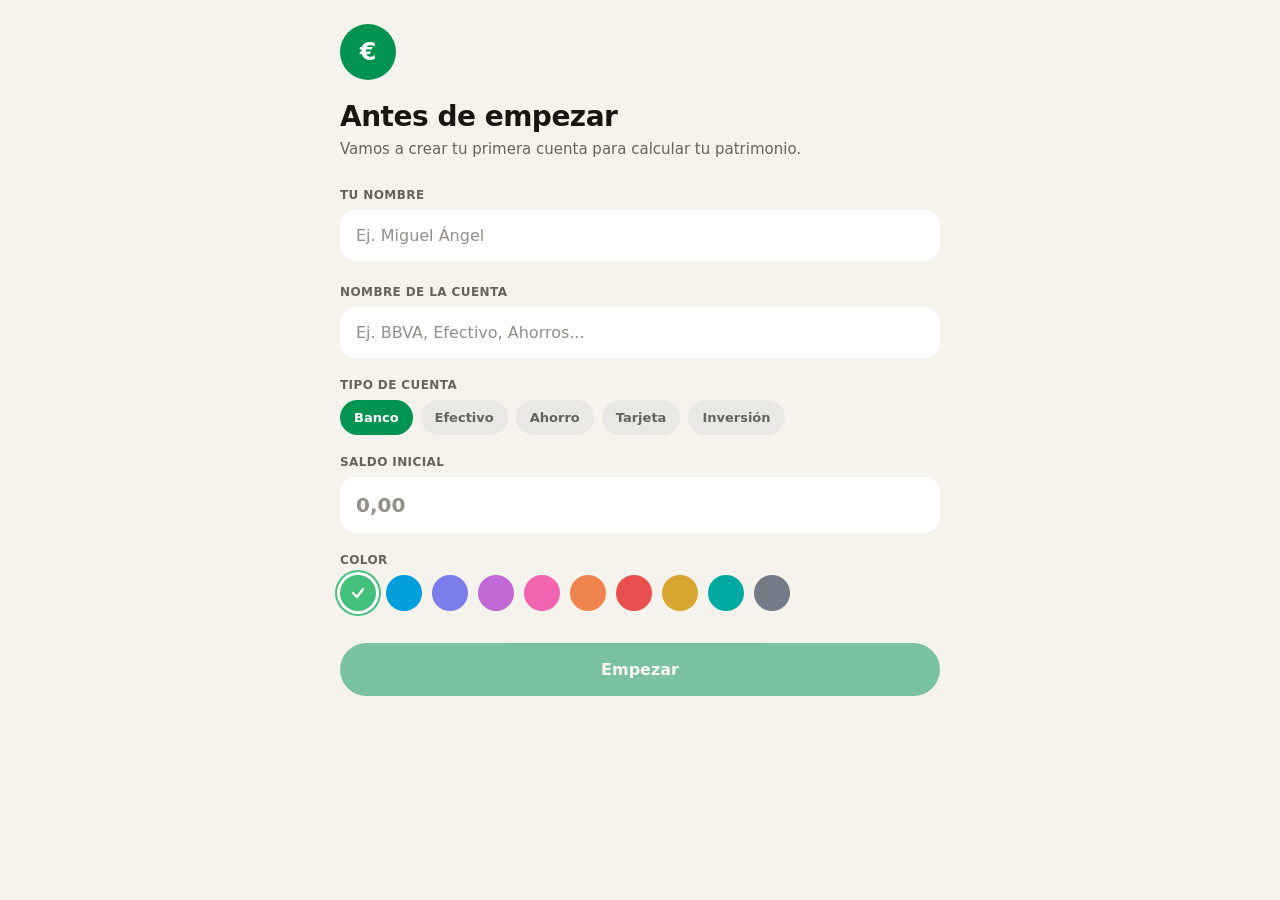
<file: webapp/index.html>
<!DOCTYPE html>
<html lang="es">
<head>
<meta charset="utf-8">
<meta name="viewport" content="width=device-width, initial-scale=1, maximum-scale=1, viewport-fit=cover">
<title>Finzen</title>
<meta name="description" content="Tu patrimonio, cuentas, gastos e inversiones en una sola app.">
<meta name="theme-color" content="#0a845a">
<link rel="manifest" href="manifest.webmanifest">
<link rel="icon" href="icons/favicon-32.png" sizes="32x32">
<link rel="apple-touch-icon" href="icons/apple-touch-icon.png">
<meta name="apple-mobile-web-app-capable" content="yes">
<meta name="apple-mobile-web-app-status-bar-style" content="default">
<meta name="apple-mobile-web-app-title" content="Finzen">
<meta name="mobile-web-app-capable" content="yes">
<link rel="stylesheet" href="style.css">
</head>
<body>
<div id="app"></div>
<script src="app.js?v=__CACHE_BUST__"></script>
</body>
</html>
</file>
<file: webapp/style.css>
/* ---------- reset & base ---------- */
* { box-sizing: border-box; -webkit-tap-highlight-color: transparent; }
html, body {
  height: 100%;
  margin: 0;
  /* No overflow:hidden here: it would clip the tab bar's safe-area padding-bottom
     bleed short of the true edge. .screen / .modal-body / .bottom-sheet still do
     their own internal overflow-y:auto scrolling regardless. */
  overscroll-behavior-y: none;
  /* Safari 26 standalone-PWA bug: a fully opaque (alpha 1) background on a layer
     near the bottom safe area gets clipped short of the true edge; the exact same
     color at alpha 0.999 (imperceptible) routes through the compositor instead and
     paints correctly all the way down. See:
     https://www.edoardolunardi.dev/blog/safari-26-and-the-strange-case-of-fixed-overlays */
  background: oklch(96.5% 0.01 90 / 0.999);
}
body {
  font-family: -apple-system, "SF Pro Text", system-ui, sans-serif;
  color: oklch(20% 0.01 90);
  -webkit-font-smoothing: antialiased;
  user-select: none;
}
input, textarea, select, button {
  font-family: inherit;
  -webkit-user-select: text;
  user-select: text;
}
input::placeholder, textarea::placeholder { color: oklch(65% 0.01 90); }
button { -webkit-appearance: none; appearance: none; }
a { color: oklch(58% 0.15 155); text-decoration: none; }
::-webkit-scrollbar { display: none; }
svg { display: block; }

:root {
  --green: oklch(58% 0.15 155);
  --green-soft-bg: oklch(93% 0.05 155);
  --green-soft-text: oklch(38% 0.1 155);
  --red: oklch(58% 0.19 25);
  --red-soft-bg: oklch(94% 0.04 25);
  --red-soft-text: oklch(50% 0.15 25);
  --ink: oklch(20% 0.01 90);
  --ink-soft: oklch(50% 0.01 90);
  --ink-ter: oklch(60% 0.01 90);
  --page-bg: oklch(96.5% 0.01 90 / 0.999); /* alpha<1: works around the Safari 26 opaque-fixed-layer clip bug */
  --card-bg: rgba(255, 255, 255, 0.999);
  --card-shadow: 0 4px 14px oklch(25% 0.03 90 / 0.10);
  --neutral-chip: oklch(93% 0.005 90);
  --neutral-row: oklch(96% 0.003 90);
  --divider: oklch(91% 0.006 90);
  --safe-top: env(safe-area-inset-top, 0px);
  --safe-bottom: env(safe-area-inset-bottom, 0px);
}

/* ---------- app shell ----------
   #app is a normal (non-fixed) flex column, height:100% of body. Deliberately
   NOT position:fixed;inset:0 — that hard-caps the box to exactly
   window.innerHeight, which left no room for the tab bar's own
   padding-bottom:env(safe-area-inset-bottom) to push the rendered content past
   that boundary and into the true safe area. Safe-area padding is designed to
   let a background bleed into that zone; a hard-capped ancestor defeats it. */
#app { height: 100%; display: flex; flex-direction: column; background: var(--page-bg); }

.onboarding { flex: 1; min-height: 0; overflow-y: auto; padding: calc(24px + var(--safe-top)) 20px 40px; -webkit-overflow-scrolling: touch; }

.app-main { flex: 1; min-height: 0; display: flex; flex-direction: column; }
.screen { flex: 1; min-height: 0; overflow-y: auto; padding: calc(18px + var(--safe-top)) 0 calc(100px + var(--safe-bottom)); -webkit-overflow-scrolling: touch; }
.screen-pad { padding: 0 20px; }

.page-title { font-size: 26px; font-weight: 800; color: var(--ink); letter-spacing: -0.5px; text-align: center; }
.page-subtitle { font-size: 14px; color: var(--ink-soft); margin-top: 2px; text-align: center; }
.section-title { font-size: 20px; font-weight: 800; color: var(--ink); }
.section-title-sm { font-size: 18px; font-weight: 800; color: var(--ink); }
.label-caps {
  font-size: 12px; font-weight: 700; color: var(--ink-soft);
  text-transform: uppercase; letter-spacing: 0.4px;
}

/* ---------- generic building blocks ---------- */
.card {
  background: var(--card-bg); box-shadow: var(--card-shadow);
  border-radius: 22px; padding: 18px;
}
.row-flex { display: flex; align-items: center; }
.between { justify-content: space-between; }
.gap8 { gap: 8px; } .gap10 { gap: 10px; } .gap12 { gap: 12px; } .gap14 { gap: 14px; }

.hscroll { display: flex; overflow-x: auto; scrollbar-width: none; }

.pill-btn {
  padding: 10px 14px; border-radius: 9999px; font-size: 13px; font-weight: 600;
  cursor: pointer; background: var(--neutral-chip); color: var(--ink-soft); flex-shrink: 0;
  border: none; white-space: nowrap;
}
.pill-btn.active { background: var(--green); color: #fff; }

.segmented { display: flex; background: oklch(94% 0.005 90); border-radius: 9999px; padding: 4px; }
.segmented .seg {
  flex: 1; text-align: center; padding: 10px; border-radius: 9999px;
  font-size: 14px; font-weight: 700; cursor: pointer; color: var(--ink-soft);
}
.segmented .seg.active { background: var(--green); color: #fff; }

.avatar-badge {
  border-radius: 9999px; display: flex; align-items: center; justify-content: center;
  color: #fff; font-weight: 700; flex-shrink: 0;
}

.icon-btn {
  border-radius: 9999px; background: #fff; display: flex; align-items: center; justify-content: center;
  cursor: pointer; border: none; flex-shrink: 0;
}
.icon-btn.solid { background: var(--green); }

.tx-row {
  background: var(--card-bg); box-shadow: var(--card-shadow); border-radius: 18px; padding: 14px;
  display: flex; align-items: center; gap: 12px;
}
.tx-row .tx-title { font-size: 14px; font-weight: 700; color: var(--ink); white-space: nowrap; overflow: hidden; text-overflow: ellipsis; }
.tx-row .tx-sub { font-size: 12px; color: var(--ink-soft); margin-top: 1px; }
.tx-row .tx-amount { font-size: 15px; font-weight: 700; flex-shrink: 0; }

.empty-note {
  padding: 24px; background: var(--card-bg); box-shadow: var(--card-shadow); border-radius: 18px;
  text-align: center; color: var(--ink-soft); font-size: 13px; line-height: 1.5;
}

.field-label { font-size: 12px; font-weight: 700; color: var(--ink-soft); text-transform: uppercase; letter-spacing: 0.4px; }
.field-input {
  width: 100%; padding: 15px; border-radius: 16px; border: none; background: #fff;
  font-size: 15px; color: var(--ink); box-sizing: border-box;
}
.field-input.big { font-size: 20px; font-weight: 700; }
textarea.field-input { resize: none; }

.switch-track { width: 38px; height: 22px; border-radius: 9999px; position: relative; flex-shrink: 0; cursor: pointer; border: none; padding: 0; }
.switch-knob { position: absolute; top: 2px; left: 2px; width: 18px; height: 18px; border-radius: 9999px; background: #fff; transition: transform .15s ease; }

.btn-primary {
  width: 100%; padding: 17px; border-radius: 9999px; border: none; background: var(--green);
  color: #fff; font-size: 16px; font-weight: 700; cursor: pointer;
}
.btn-primary:disabled { opacity: 0.5; }
.btn-secondary {
  width: 100%; padding: 15px; border-radius: 9999px; border: none; background: var(--neutral-chip);
  color: var(--ink); font-size: 16px; font-weight: 700; cursor: pointer;
}
.btn-danger-text {
  text-align: center; color: var(--red); font-size: 14px; font-weight: 700; cursor: pointer;
  background: none; border: none; width: 100%; padding: 8px;
}

/* ---------- home ---------- */
.home-header { display: flex; align-items: center; gap: 12px; }
.net-worth-block { margin-top: 32px; text-align: center; }
.net-worth-value { font-size: 44px; font-weight: 800; color: var(--ink); letter-spacing: -1px; margin-top: 6px; }
.delta-chip { display: inline-flex; align-items: center; gap: 6px; margin-top: 10px; padding: 8px 16px; border-radius: 9999px; font-size: 13px; font-weight: 700; }

.sparkline-card { margin-top: 24px; }

/* ---------- bottom nav ----------
   Floating pill, detached from the edges rather than docked full-width —
   sits above the safe area with its own margin instead of padding into it,
   so there's no strip of bar background sitting in the home-indicator zone. */
.tab-bar {
  position: fixed; left: 16px; right: 16px; bottom: calc(var(--safe-bottom) + 14px); z-index: 30;
  display: flex; align-items: center; justify-content: space-around;
  padding: 10px 12px; background: rgba(255, 255, 255, 0.999);
  border-radius: 26px; box-shadow: 0 8px 24px oklch(25% 0.03 90 / 0.16);
}
.tab-item { display: flex; flex-direction: column; align-items: center; gap: 3px; cursor: pointer; color: var(--ink-ter); background: none; border: none; padding: 4px 8px; }
.tab-item.active { color: var(--green); }
.tab-item .tab-label { font-size: 10px; font-weight: 700; }
.fab {
  position: absolute; top: -24px; left: 50%; transform: translateX(-50%);
  width: 56px; height: 56px; border-radius: 9999px;
  background: var(--green); display: flex; align-items: center; justify-content: center;
  cursor: pointer; border: none; box-shadow: 0 8px 18px oklch(58% 0.15 155 / 40%);
}

/* ---------- modal pages ---------- */
.modal-overlay {
  position: fixed; inset: 0; background: var(--page-bg); z-index: 50;
  display: flex; flex-direction: column;
}
.modal-header {
  padding: calc(16px + var(--safe-top)) 20px 12px; display: flex; align-items: center;
  justify-content: space-between; flex-shrink: 0; gap: 12px;
}
.modal-title { font-size: 22px; font-weight: 800; color: var(--ink); }
.modal-body { flex: 1; overflow-y: auto; padding: 8px 20px calc(30px + var(--safe-bottom)); -webkit-overflow-scrolling: touch; }

.bottom-sheet-wrap { position: fixed; inset: 0; z-index: 60; display: flex; flex-direction: column; justify-content: flex-end; }
.bottom-sheet-backdrop { position: absolute; inset: 0; background: oklch(20% 0.01 90 / 0.55); border: none; padding: 0; }
.bottom-sheet {
  position: relative; background: rgba(255, 255, 255, 0.999); border-radius: 28px 28px 0 0; padding: 26px 20px calc(34px + var(--safe-bottom));
  max-height: 82%; overflow-y: auto;
}

/* ---------- accounts ---------- */
.account-card { flex-shrink: 0; width: 322px; scroll-snap-align: start; border-radius: 24px; padding: 22px; }
.account-scroller { margin-top: 16px; display: flex; gap: 14px; overflow-x: auto; padding: 0 20px; scroll-snap-type: x mandatory; }
.account-dots { display: flex; justify-content: center; gap: 6px; margin-top: 10px; }
.account-dot { height: 6px; border-radius: 9999px; transition: width .15s, background .15s; }
.quick-action { flex-shrink: 0; width: 110px; background: #fff; box-shadow: var(--card-shadow); border-radius: 18px; padding: 16px 12px; cursor: pointer; text-align: center; border: none; }
.quick-action-icon { width: 36px; height: 36px; border-radius: 9999px; margin: 0 auto; display: flex; align-items: center; justify-content: center; }

/* ---------- investments ---------- */
.donut-wrap { position: relative; display: flex; justify-content: center; margin-top: 14px; }
.donut-center { position: absolute; top: 50%; left: 50%; transform: translate(-50%, -50%); text-align: center; }
.invest-group-row { display: flex; align-items: center; gap: 12px; padding: 8px; cursor: pointer; border: none; background: none; width: 100%; text-align: left; }
.invest-sub-row { background: var(--neutral-row); border-radius: 14px; padding: 12px 14px; display: flex; align-items: center; gap: 10px; }

/* ---------- category / color swatches ---------- */
.color-swatch { width: 36px; height: 36px; border-radius: 9999px; display: flex; align-items: center; justify-content: center; cursor: pointer; border: none; }
.color-swatch.sm { width: 28px; height: 28px; }
.category-chip { display: flex; flex-direction: column; align-items: center; gap: 6px; cursor: pointer; width: 60px; flex-shrink: 0; background: none; border: none; }
.category-chip .cat-icon { width: 48px; height: 48px; border-radius: 9999px; display: flex; align-items: center; justify-content: center; color: #fff; font-weight: 700; font-size: 17px; }
.category-chip .cat-name { font-size: 11px; font-weight: 600; color: oklch(30% 0.01 90); text-align: center; white-space: nowrap; overflow: hidden; text-overflow: ellipsis; max-width: 60px; }

.acc-chip {
  display: flex; align-items: center; gap: 10px; padding: 10px 16px; border-radius: 16px;
  font-size: 13px; font-weight: 600; cursor: pointer; color: var(--ink); min-width: 150px;
  flex-shrink: 0; border: 1.5px solid transparent; background: #fff;
}
.acc-chip .acc-chip-icon { width: 30px; height: 30px; border-radius: 9999px; background: oklch(95% 0.005 90); display: flex; align-items: center; justify-content: center; flex-shrink: 0; }
.acc-chip-flat { padding: 12px 16px; border-radius: 16px; font-size: 13px; font-weight: 600; cursor: pointer; color: var(--ink); border: 1.5px solid transparent; background: #fff; }

/* progress bars for stats breakdown */
.progress-track { height: 8px; background: oklch(93% 0.005 90); border-radius: 9999px; overflow: hidden; }
.progress-fill { height: 100%; border-radius: 9999px; }

.stat-tile { background: #fff; box-shadow: var(--card-shadow); border-radius: 18px; padding: 16px; }
.stat-tile .stat-label { font-size: 13px; color: var(--ink-soft); font-weight: 600; }
.stat-tile .stat-value { font-size: 19px; font-weight: 800; color: var(--ink); margin-top: 6px; }
.grid2 { display: grid; grid-template-columns: 1fr 1fr; gap: 10px; }

/* reorder drag handle */
.reorder-row { background: #fff; border-radius: 14px; padding: 12px 14px; display: flex; align-items: center; gap: 10px; position: relative; transition: box-shadow .15s; }
.drag-handle {
  cursor: grab; display: grid; grid-template-columns: repeat(2, 4px); grid-auto-rows: 4px; gap: 3px;
  padding: 6px; touch-action: none; flex-shrink: 0; background: none; border: none;
}
.drag-dot { width: 4px; height: 4px; border-radius: 9999px; background: oklch(78% 0.005 90); }

.link-inline { font-size: 12px; font-weight: 700; color: var(--green); cursor: pointer; background: none; border: none; }

@media (min-width: 640px) {
  .screen-pad, .modal-header, .modal-body { padding-left: max(20px, calc((100vw - 600px) / 2)); padding-right: max(20px, calc((100vw - 600px) / 2)); }
  .onboarding { padding-left: max(20px, calc((100vw - 600px) / 2)); padding-right: max(20px, calc((100vw - 600px) / 2)); }
}
</file>
